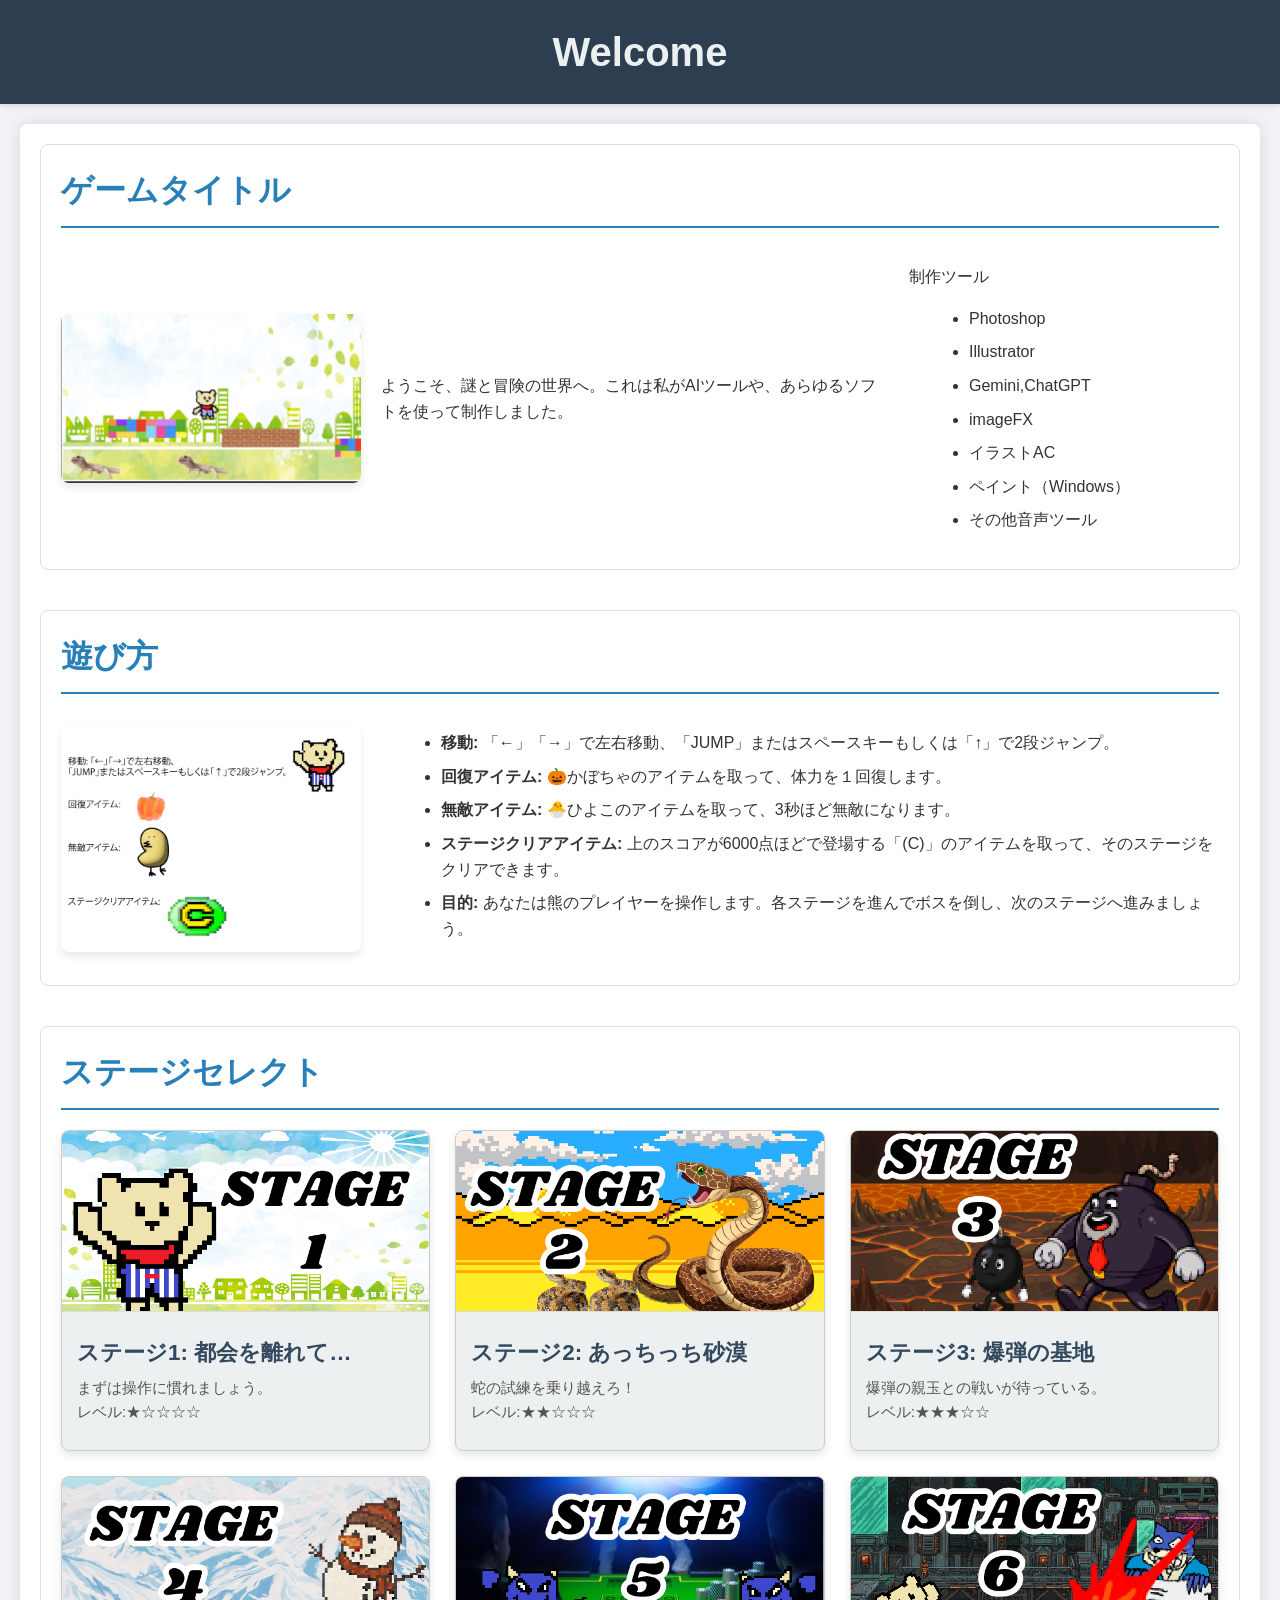
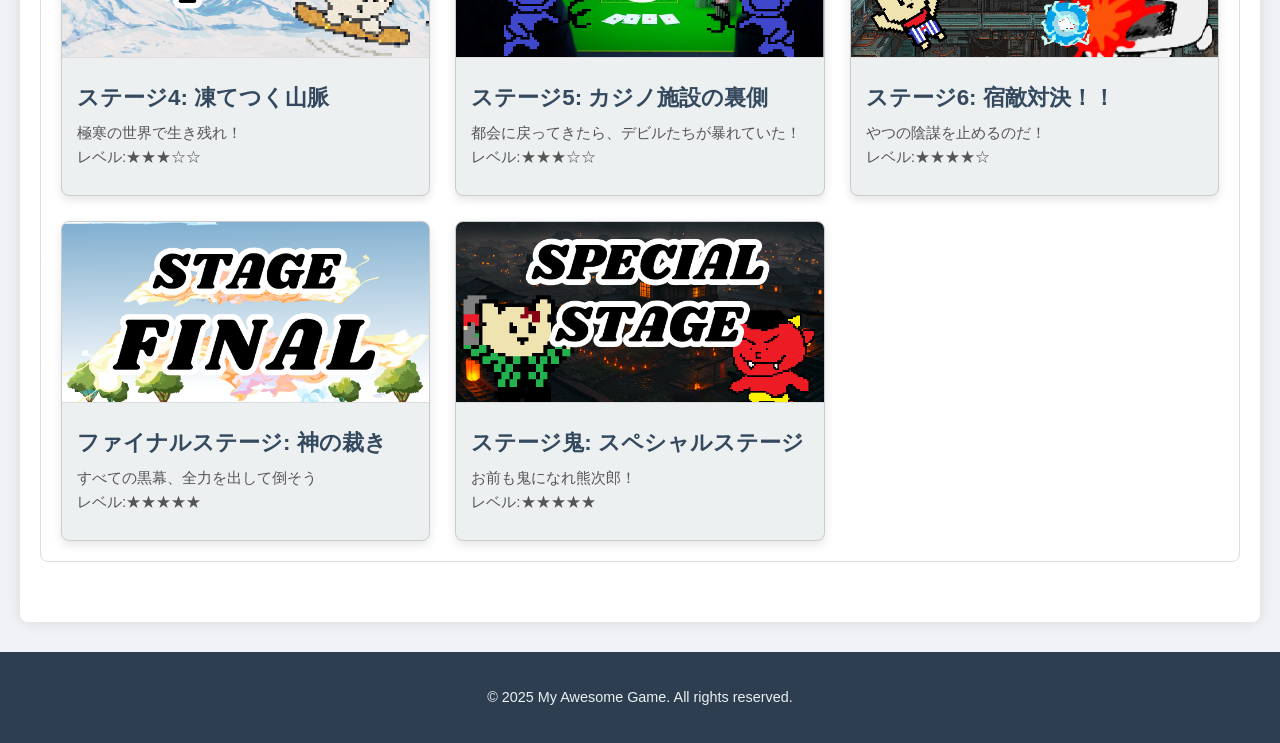
<file: index.html>
<!DOCTYPE html>
<html lang="ja">
<head>
    <meta charset="UTF-8">
    <meta name="viewport" content="width=device-width, initial-scale=1.0">
    <title>ゲームタイトル</title>
    <link rel="stylesheet" href="css/style.css">
</head>
<body>
    <header class="game-header">
        <h1>Welcome</h1>
    </header>

    <main class="game-container">
        <section id="game-title" class="game-section">
            <h2>ゲームタイトル</h2>
            <div class="content-box">
                <img src="images/title.png" alt="ゲームタイトル画像">
                <p>ようこそ、謎と冒険の世界へ。これは私がAIツールや、あらゆるソフトを使って制作しました。</p>
                <div class="tool">
                    <p>制作ツール</p>
                    <ul>
                        <li>Photoshop</li>
                        <li>Illustrator</li>
                        <li>Gemini,ChatGPT</li>
                        <li>imageFX</li>
                        <li>イラストAC</li>
                        <li>ペイント（Windows）</li>
                        <li>その他音声ツール</li>
                     </ul>
                </div>
            </div>
        </section>

        <section id="how-to-play" class="game-section">
            <h2>遊び方</h2>
            <div class="content-box">
                <img src="images/howto.png" alt="遊び方説明画像">
                <ul>
                    <li><strong>移動:</strong> 「←」「→」で左右移動、「JUMP」またはスペースキーもしくは「↑」で2段ジャンプ。</li>
                    <li><strong>回復アイテム:</strong> 🎃かぼちゃのアイテムを取って、体力を１回復します。</li>
                    <li><strong>無敵アイテム:</strong> 🐣ひよこのアイテムを取って、3秒ほど無敵になります。</li>
                    <li><strong>ステージクリアアイテム:</strong> 上のスコアが6000点ほどで登場する「(C)」のアイテムを取って、そのステージをクリアできます。</li>
                    <li><strong>目的:</strong> あなたは熊のプレイヤーを操作します。各ステージを進んでボスを倒し、次のステージへ進みましょう。</li>
                </ul>
            </div>
        </section>

        <section id="stage-select" class="game-section">
            <h2>ステージセレクト</h2>
            <div class="stage-grid">
                <div class="stage-item">
                    <a href="1-1/index.html">
                        <img src="images/stage1.png" alt="ステージ1画像">
                        <h3>ステージ1: 都会を離れて…</h3>
                        <p>まずは操作に慣れましょう。<br>レベル:★☆☆☆☆</p>
                    </a>
                </div>
                <div class="stage-item">
                    <a href="1-2/index.html">
                        <img src="images/stage2.png" alt="ステージ2画像">
                        <h3>ステージ2: あっちっち砂漠</h3>
                        <p>蛇の試練を乗り越えろ！<br>レベル:★★☆☆☆</p>
                    </a>
                </div>
                <div class="stage-item">
                    <a href="1-3/index.html">
                        <img src="images/stage3.png" alt="ステージ3画像">
                        <h3>ステージ3: 爆弾の基地</h3>
                        <p>爆弾の親玉との戦いが待っている。<br>レベル:★★★☆☆</p>
                    </a>
                </div>
                <div class="stage-item">
                    <a href="1-4/index.html">
                        <img src="images/stage4.png" alt="ステージ3画像">
                        <h3>ステージ4: 凍てつく山脈</h3>
                        <p>極寒の世界で生き残れ！<br>レベル:★★★☆☆</p>
                    </a>
                </div>
                <div class="stage-item">
                    <a href="1-5/index.html">
                        <img src="images/stage5.png" alt="ステージ3画像">
                        <h3>ステージ5: カジノ施設の裏側</h3>
                        <p>都会に戻ってきたら、デビルたちが暴れていた！<br>レベル:★★★☆☆</p>
                    </a>
                </div>
                <div class="stage-item">
                    <a href="1-6/index.html">
                        <img src="images/stage6.png" alt="ステージ3画像">
                        <h3>ステージ6: 宿敵対決！！</h3>
                        <p>やつの陰謀を止めるのだ！<br>レベル:★★★★☆</p>
                    </a>
                </div>
                <div class="stage-item">
                    <a href="1-7/index.html">
                        <img src="images/final.png" alt="ステージ3画像">
                        <h3>ファイナルステージ: 神の裁き</h3>
                        <p>すべての黒幕、全力を出して倒そう<br>レベル:★★★★★</p>
                    </a>
                </div>
                <div class="stage-item">
                    <a href="1-demon/index.html">
                        <img src="images/special.png" alt="ステージ3画像">
                        <h3>ステージ鬼: スペシャルステージ</h3>
                        <p>お前も鬼になれ熊次郎！<br>レベル:★★★★★</p>
                    </a>
                </div>
            </div>
        </section>
    </main>

    <footer class="game-footer">
        <p>&copy; 2025 My Awesome Game. All rights reserved.</p>
    </footer>
</body>
</html>
</file>
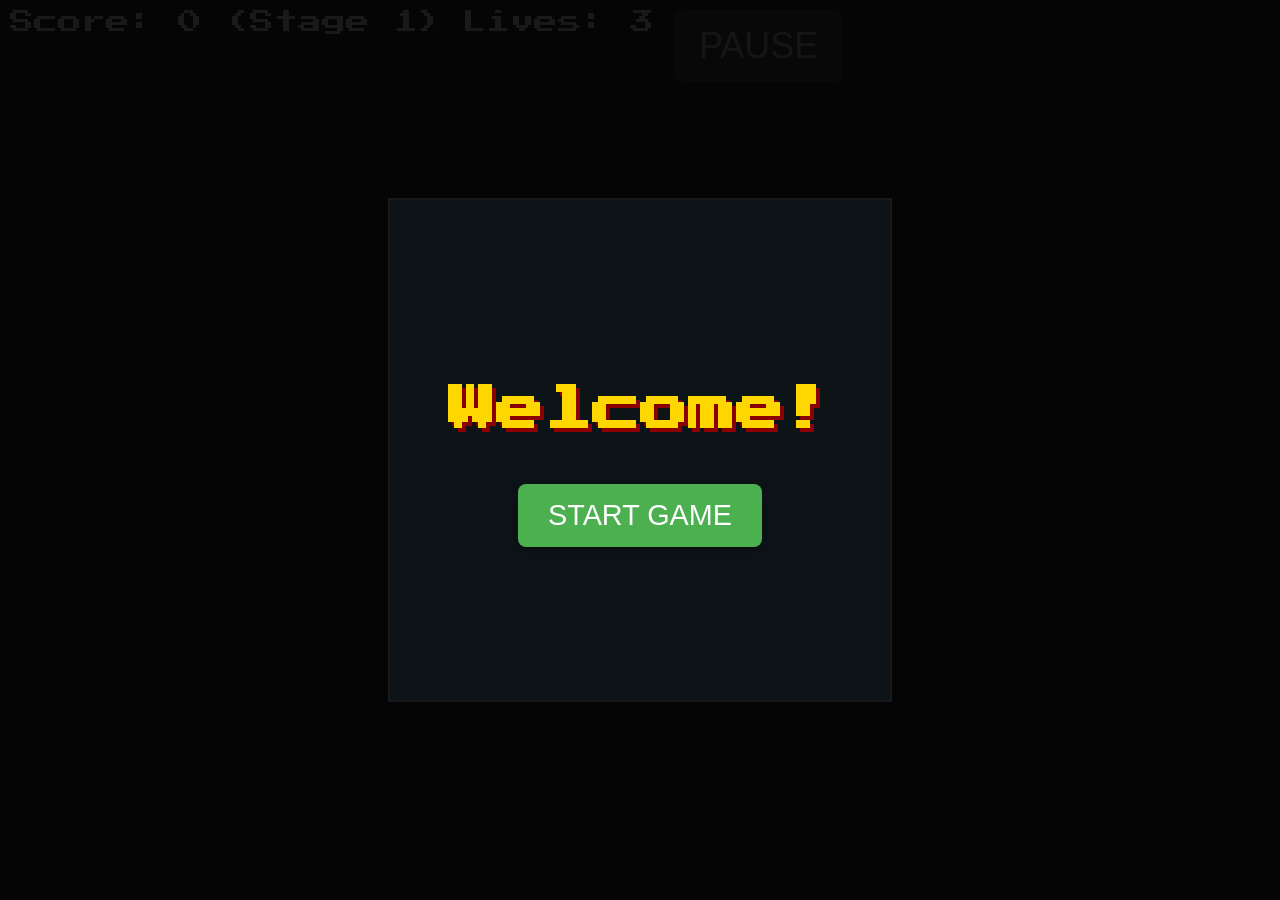
<file: 1-1/index.html>
<!DOCTYPE html>
<html lang="ja">
<head>
    <meta charset="UTF-8">
    <meta name="viewport" content="width=device-width, initial-scale=1.0">
    <title>横スクロールアクションゲーム</title>
    <link rel="stylesheet" href="css/style.css">
    <link href="https://fonts.googleapis.com/css2?family=Press+Start+2P&display=swap" rel="stylesheet">
</head>
<body>
    <canvas id="gameCanvas"></canvas>
    <div id="gameUI">
        <div id="score">Score: 0</div>
        <div id="lives">Lives: 3</div>
        <button id="pauseButton" class="control-button">PAUSE</button> </div>

    <div id="controls" class="hidden">
        <div id="dpad">
            <button id="leftButton" class="control-button">&larr;</button>
            <button id="rightButton" class="control-button">&rarr;</button>
        </div>
        <button id="jumpButton" class="control-button">JUMP</button>
    </div>
    <div id="startScreen">
        <h1>Welcome!</h1>
        <button id="startButton">START GAME</button>
    </div>

    <div id="gameOverScreen" class="hidden">
        <h1>FAILED</h1>
        <button id="continueButton">CONTINUE (3)</button>
        <button id="restartButton">RESTART</button>
    </div>

    <div id="stageClearScreen" class="hidden">
        <h1>STAGE CLEAR!</h1>
        <button id="nextStageButton">NEXT STAGE</button>
        <button id="restartFromClearButton">RESTART</button>
    </div>

    <div id="pauseScreen" class="hidden">
        <h1>PAUSED</h1>
        <button id="resumeButton">RESUME</button>
        <button id="restartFromPauseButton">RESTART</button>
    </div>

    <audio id="bgm" src="assets/bgm/bgm.mp3" preload="auto" loop></audio>
    <audio id="bgmStage2" src="assets/bgm/bgm_stage2.wav" preload="auto" loop></audio>
    <audio id="jumpSound" src="assets/bgm/jump.wav" preload="auto"></audio>
    <audio id="hitSound" src="assets/bgm/hit.wav" preload="auto"></audio>
    <audio id="enemyHitSound" src="assets/bgm/enemy_hit.wav" preload="auto"></audio>
    <audio id="collectItemSound" src="assets/bgm/collect_item.wav" preload="auto"></audio>
    <audio id="blockHitSound" src="assets/bgm/block_hit.wav" preload="auto"></audio>
    <audio id="stageClearSound" src="assets/bgm/stage_clear.wav" preload="auto"></audio>
    <audio id="shootSound" src="assets/bgm/shoot.wav" preload="auto"></audio>
    
    <script src="js/game.js"></script>
</body>
</html>
</file>
<file: css/style.css>
/* 全体のリセットと基本スタイル */
body {
    font-family: 'Segoe UI', Tahoma, Geneva, Verdana, sans-serif;
    margin: 0;
    padding: 0;
    background-color: #f0f2f5;
    color: #333;
    line-height: 1.6;
}

.game-container {
    max-width: 1200px;
    margin: 20px auto;
    padding: 20px;
    background-color: #fff;
    box-shadow: 0 0 15px rgba(0, 0, 0, 0.1);
    border-radius: 8px;
}

.game-header {
    background-color: #2c3e50;
    color: #ecf0f1;
    padding: 20px 0;
    text-align: center;
    box-shadow: 0 2px 5px rgba(0, 0, 0, 0.1);
}

.game-header h1 {
    margin: 0;
    font-size: 2.5em;
}

.game-footer {
    text-align: center;
    padding: 20px;
    margin-top: 30px;
    background-color: #2c3e50;
    color: #ecf0f1;
    font-size: 0.9em;
}

/* 各セクションの共通スタイル */
.game-section {
    margin-bottom: 40px;
    padding: 20px;
    border: 1px solid #ddd;
    border-radius: 8px;
    background-color: #ffffff;
}

.game-section h2 {
    color: #2980b9;
    font-size: 2em;
    margin-top: 0;
    border-bottom: 2px solid #2980b9;
    padding-bottom: 10px;
    margin-bottom: 20px;
}

.content-box {
    display: flex;
    align-items: center;
    gap: 20px;
    flex-wrap: wrap; /* モバイル対応のため折り返し */
}

.content-box img {
    max-width: 300px;
    height: auto;
    border-radius: 8px;
    box-shadow: 0 4px 8px rgba(0, 0, 0, 0.1);
}

.content-box p, .content-box ul {
    flex: 1;
    min-width: 250px; /* 画像と並んだ時に適度に折り返す */
}

.content-box ul {
    list-style-type: disc;
    margin-left: 20px;
}

.content-box ul li {
    margin-bottom: 8px;
}

/* ステージセレクトのスタイル */
.stage-grid {
    display: grid;
    grid-template-columns: repeat(auto-fit, minmax(280px, 1fr));
    gap: 25px;
    margin-top: 20px;
}

.stage-item {
    background-color: #ecf0f1;
    border: 1px solid #ccc;
    border-radius: 8px;
    overflow: hidden;
    box-shadow: 0 4px 10px rgba(0, 0, 0, 0.1);
    transition: transform 0.3s ease, box-shadow 0.3s ease;
}

.stage-item:hover {
    transform: translateY(-5px);
    box-shadow: 0 8px 20px rgba(0, 0, 0, 0.15);
}

.stage-item a {
    text-decoration: none;
    color: inherit;
    display: block;
    padding-bottom: 15px; /* テキスト部分のパディング */
}

.stage-item img {
    width: 100%;
    height: 180px; /* 画像の高さ固定 */
    object-fit: cover; /* 画像がはみ出さないように調整 */
    border-bottom: 1px solid #ddd;
}

.stage-item h3 {
    font-size: 1.4em;
    color: #34495e;
    margin: 15px 15px 5px 15px;
}

.stage-item p {
    font-size: 0.95em;
    color: #555;
    margin: 0 15px 10px 15px;
}

/* モバイル対応 */
@media (max-width: 768px) {
    .game-container {
        margin: 10px auto;
        padding: 15px;
    }

    .game-header h1 {
        font-size: 2em;
    }

    .game-section {
        padding: 15px;
        margin-bottom: 30px;
    }

    .game-section h2 {
        font-size: 1.8em;
        margin-bottom: 15px;
    }

    .content-box {
        flex-direction: column; /* 画像とテキストを縦に並べる */
        align-items: flex-start; /* 左寄せ */
    }

    .content-box img {
        max-width: 100%; /* モバイルでは画像幅を100%に */
        margin-bottom: 15px; /* 画像の下に余白 */
    }

    .stage-grid {
        grid-template-columns: 1fr; /* 1列にする */
    }

    .stage-item img {
        height: 200px; /* モバイルでのステージ画像高さ調整 */
    }
}

@media (max-width: 480px) {
    .game-header h1 {
        font-size: 1.8em;
    }

    .game-section h2 {
        font-size: 1.6em;
    }

    .content-box p, .content-box ul {
        min-width: unset; /* 最小幅のリセット */
    }
}
</file>
<file: 1-1/css/style.css>
body {
    margin: 0;
    overflow: hidden;
    background-color: #333;
    display: flex;
    flex-direction: column; /* 要素を縦に並べる */
    justify-content: center; /* 垂直方向中央寄せ (キャンバスとボタンを合わせて中央) */
    align-items: center; /* 水平方向中央寄せ */
    min-height: 100vh;
    font-family: 'Press Start 2P', cursive;
    color: white;
    position: relative;
    padding: 10px;
    box-sizing: border-box;
}

canvas {
    background-color: skyblue;
    border: 2px solid #fff;
    display: block;
    max-width: 100%;
    max-height: calc(100vh - 100px); /* 画面の高さからUI要素分のスペースを引く量を微調整 */
    width: auto;
    height: auto;
    object-fit: contain;
}

#gameUI {
    position: absolute; /* UIは画面左上に固定のためabsoluteを維持 */
    top: 10px;
    left: 10px;
    display: flex;
    gap: 20px;
    font-size: 1.5em;
    z-index: 10;
}

/* Start Screen Styles */
#startScreen {
    position: absolute;
    top: 0;
    left: 0;
    width: 100%;
    height: 100%;
    background-color: rgba(0, 0, 0, 0.9);
    display: flex;
    flex-direction: column;
    justify-content: center;
    align-items: center;
    gap: 30px;
    z-index: 30;
}

#startScreen h1 {
    font-size: 3em;
    color: #ffd700;
    text-shadow: 4px 4px #8b0000;
    margin-bottom: 20px;
}

#startScreen button {
    padding: 15px 30px;
    font-size: 1.8em;
    cursor: pointer;
    background-color: #4CAF50;
    color: white;
    border: none;
    border-radius: 8px;
    transition: background-color 0.3s ease, transform 0.1s ease;
    box-shadow: 0 5px 15px rgba(0,0,0,0.3);
}

#startScreen button:hover {
    background-color: #45a049;
    transform: translateY(-2px);
}

#startScreen button:active {
    transform: translateY(0);
    box-shadow: 0 2px 5px rgba(0,0,0,0.3);
}


/* Game Over Screen Styles */
#gameOverScreen {
    position: absolute;
    top: 0;
    left: 0;
    width: 100%;
    height: 100%;
    background-color: rgba(0, 0, 0, 0.8);
    display: flex;
    flex-direction: column;
    justify-content: center;
    align-items: center;
    gap: 20px;
    z-index: 20;
}

#gameOverScreen h1 {
    font-size: 3em;
    color: #ff4500;
    text-shadow: 4px 4px #8b0000;
}

#gameOverScreen button {
    padding: 12px 25px;
    font-size: 1.5em;
    cursor: pointer;
    background-color: #f44336;
    color: white;
    border: none;
    border-radius: 6px;
    transition: background-color 0.3s ease, transform 0.1s ease;
    box-shadow: 0 4px 12px rgba(0,0,0,0.2);
}

#gameOverScreen button:hover {
    background-color: #da190b;
    transform: translateY(-2px);
}

#gameOverScreen button:active {
    transform: translateY(0);
    box-shadow: 0 1px 3px rgba(0,0,0,0.2);
}

/* Stage Clear Screen Styles (新規追加) */
#stageClearScreen {
    position: absolute;
    top: 0;
    left: 0;
    width: 100%;
    height: 100%;
    background-color: rgba(0, 100, 0, 0.8); /* 少し緑がかった背景 */
    display: flex;
    flex-direction: column;
    justify-content: center;
    align-items: center;
    gap: 20px;
    z-index: 25; /* Game Overより優先順位を低く、Start Screenより高く */
}

#stageClearScreen h1 {
    font-size: 3em;
    color: #90ee90; /* 明るい緑色 */
    text-shadow: 4px 4px #006400; /* 濃い緑の影 */
    margin-bottom: 20px;
}

#stageClearScreen button {
    padding: 12px 25px;
    font-size: 1.5em;
    cursor: pointer;
    background-color: #32cd32; /* ライムグリーン */
    color: white;
    border: none;
    border-radius: 6px;
    transition: background-color 0.3s ease, transform 0.1s ease;
    box-shadow: 0 4px 12px rgba(0,0,0,0.2);
    margin: 5px; /* ボタン間の余白 */
}

#stageClearScreen button:hover {
    background-color: #228b22; /* フォレストグリーン */
    transform: translateY(-2px);
}

#stageClearScreen button:active {
    transform: translateY(0);
    box-shadow: 0 1px 3px rgba(0,0,0,0.2);
}

/* Pause Screen Styles */
#pauseScreen {
    position: absolute;
    top: 0;
    left: 0;
    width: 100%;
    height: 100%;
    background-color: rgba(0, 0, 0, 0.7); /* 少し透明な黒 */
    display: flex;
    flex-direction: column;
    justify-content: center;
    align-items: center;
    gap: 20px;
    z-index: 40; /* 他の画面より高いZ-indexで最前面に */
}

#pauseScreen h1 {
    font-size: 3.5em;
    color: #add8e6; /* 薄い水色 */
    text-shadow: 4px 4px #00008b; /* 濃い青の影 */
    margin-bottom: 20px;
}

#pauseScreen button {
    padding: 15px 30px;
    font-size: 1.8em;
    cursor: pointer;
    background-color: #007bff; /* 青 */
    color: white;
    border: none;
    border-radius: 8px;
    transition: background-color 0.3s ease, transform 0.1s ease;
    box-shadow: 0 5px 15px rgba(0,0,0,0.3);
    margin: 10px;
}

#pauseScreen button:hover {
    background-color: #0056b3;
    transform: translateY(-2px);
}

#pauseScreen button:active {
    transform: translateY(0);
    box-shadow: 0 2px 5px rgba(0,0,0,0.3);
}

/* 画面の状態に応じて表示/非表示を切り替えるためのクラス */
.hidden {
    display: none !important;
}

/* Control Buttons */
#controls {
    margin-top: 10px; /* キャンバスとの間に少し隙間を作る */
    width: 100%; /* 幅は維持 */
    display: flex;
    justify-content: space-around;
    align-items: flex-end;
    padding: 0 20px;
    box-sizing: border-box;
    z-index: 50;
}

#dpad {
    display: flex;
    gap: 10px;
}

.control-button {
    background-color: #555;
    color: white;
    border: none;
    padding: 15px 25px;
    font-size: 1.5em;
    cursor: pointer;
    border-radius: 8px;
    opacity: 0.8;
    transition: opacity 0.2s ease, transform 0.1s ease;
    min-width: 80px;
    text-align: center;
    user-select: none;
    -webkit-tap-highlight-color: transparent;
}

.control-button:active {
    opacity: 1;
    transform: scale(0.95);
}

/* ゲーム開始時にコントロールを表示するためにhiddenクラスを解除 */
#controls.hidden {
    display: none;
}
</file>
